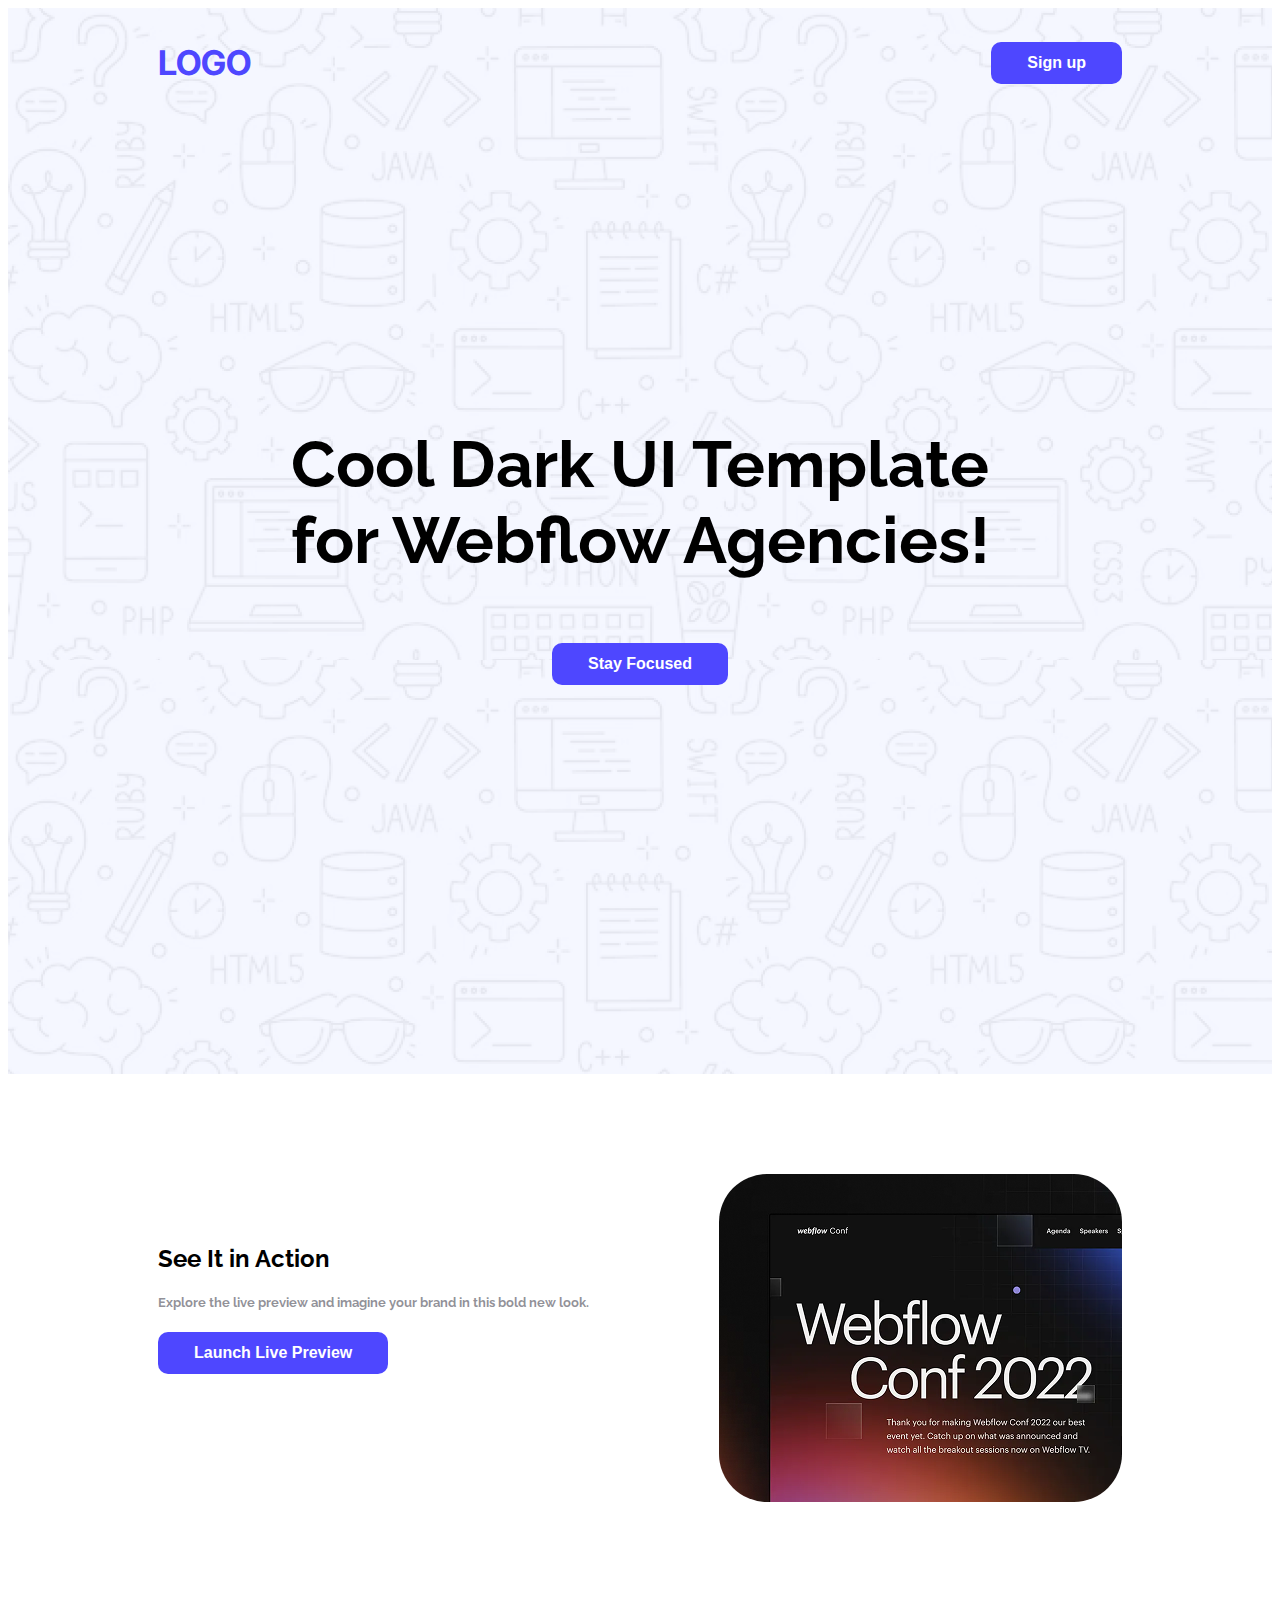
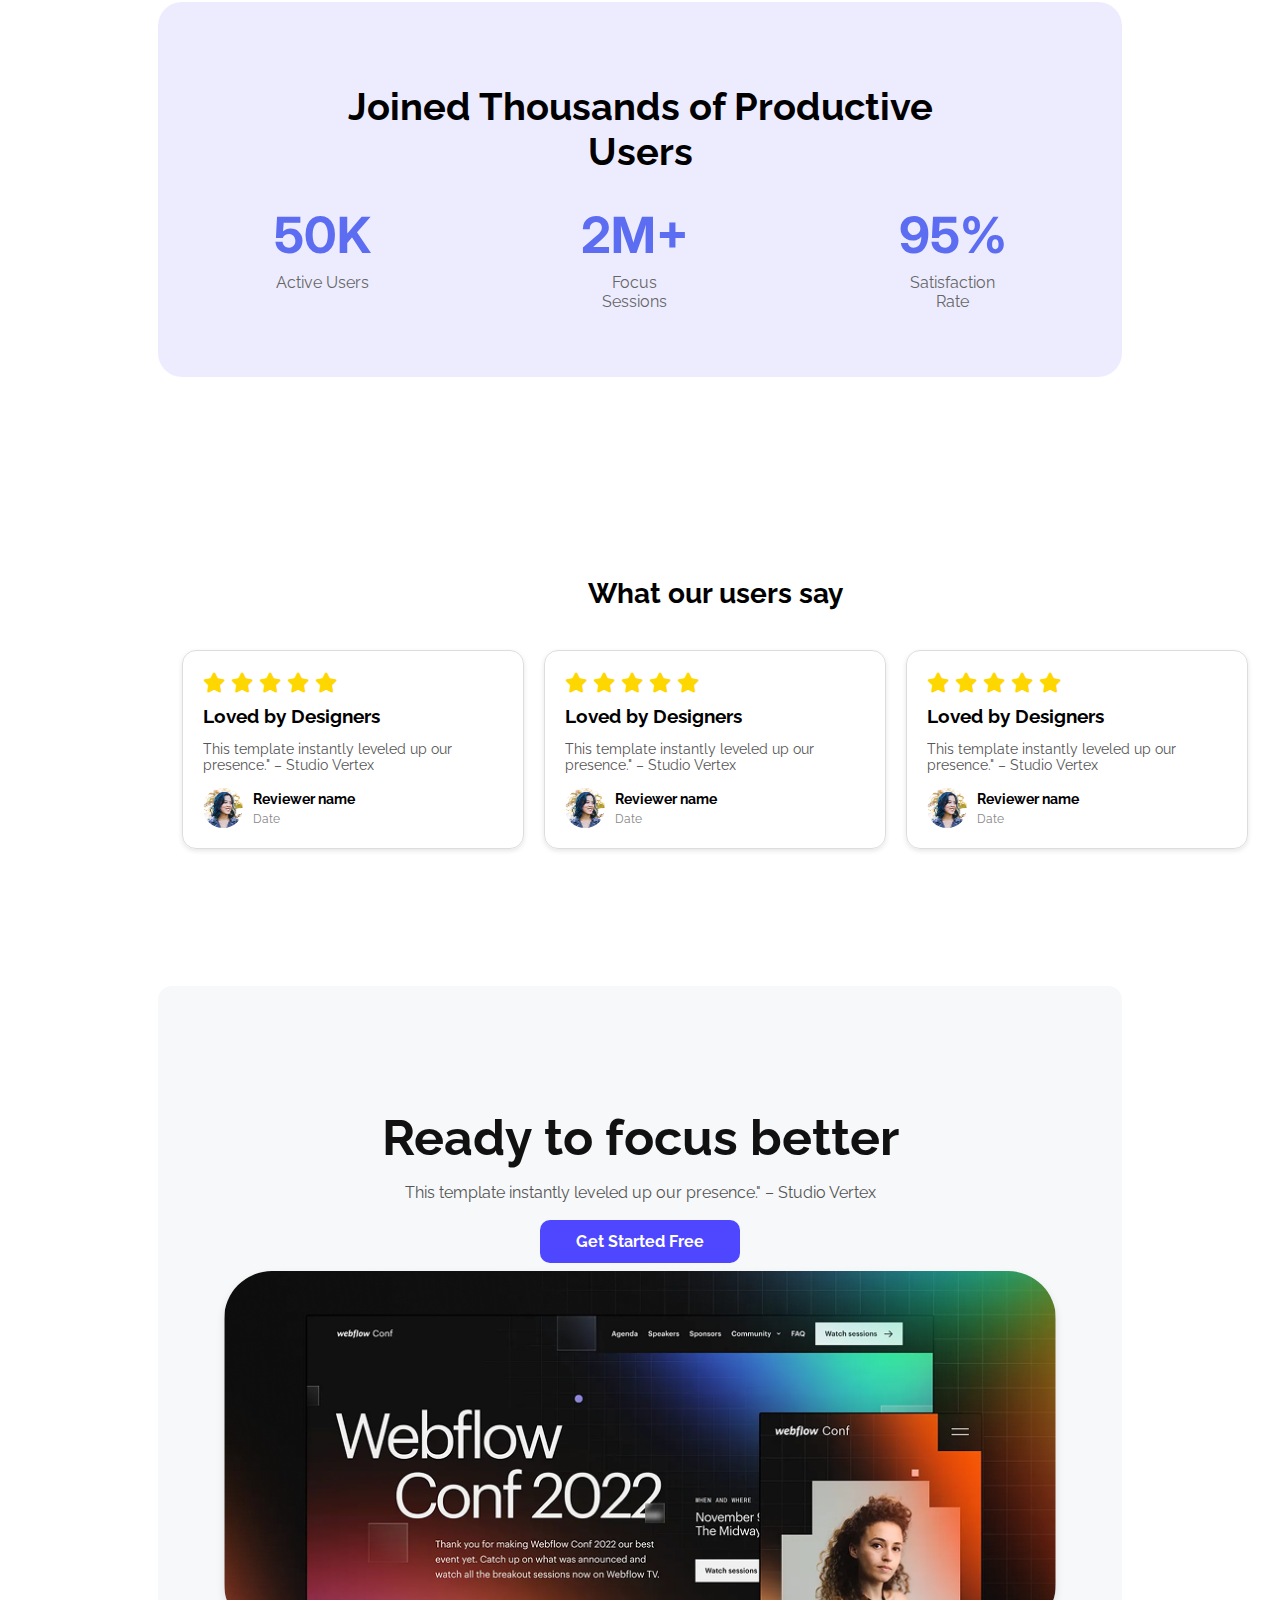
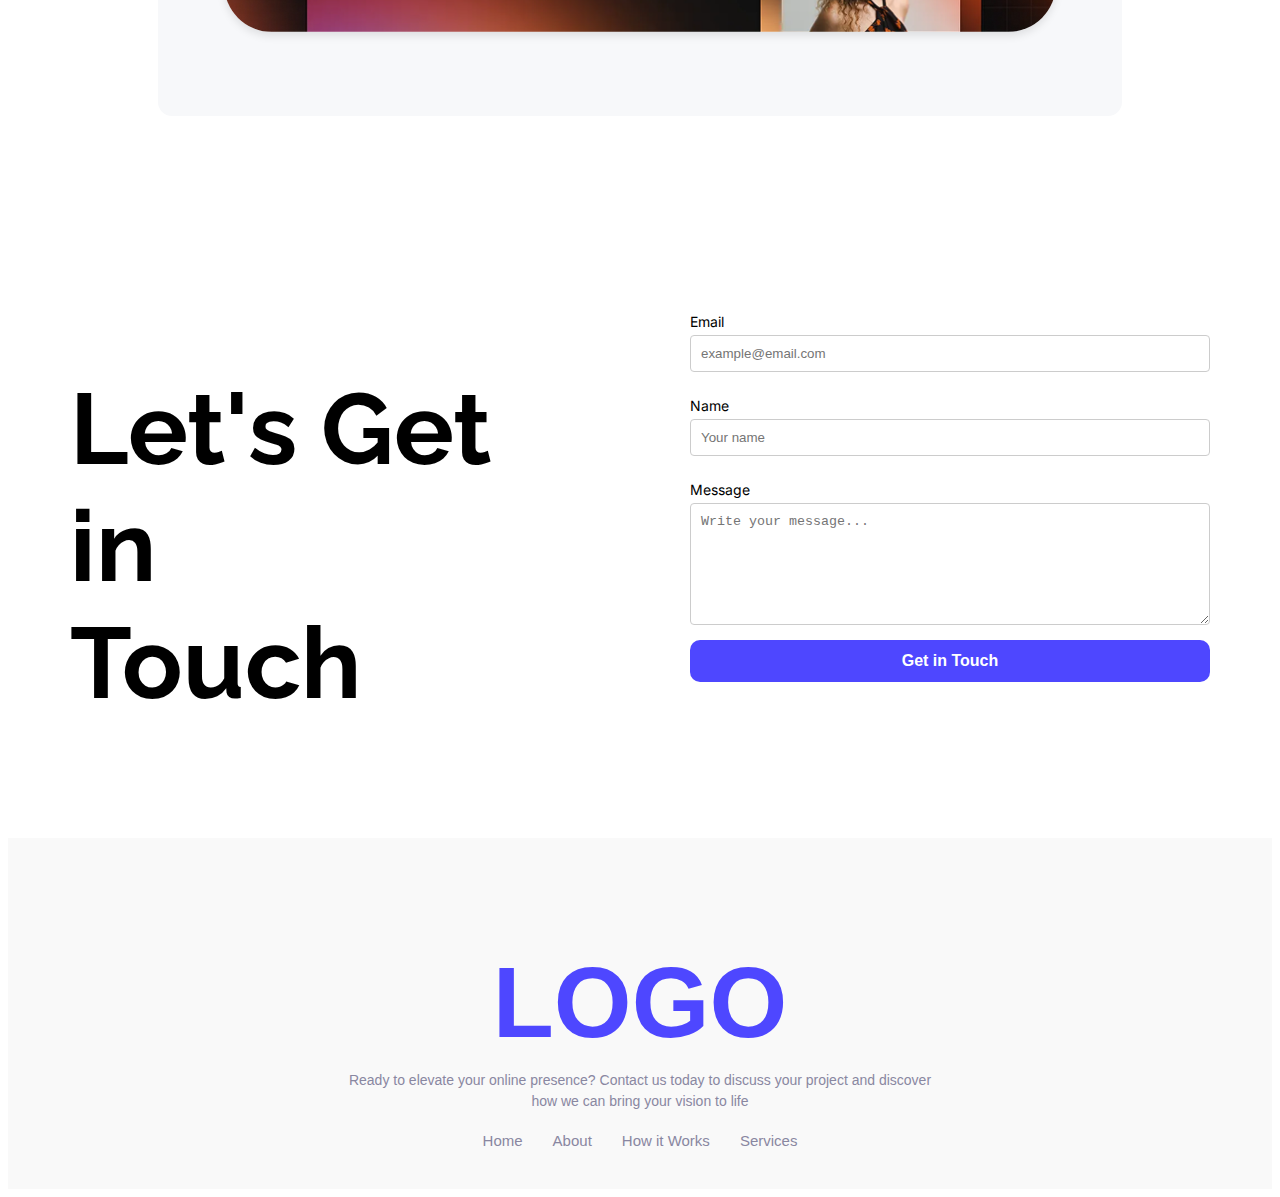
<file: index.html>
<!DOCTYPE html>
<html lang="en">
<head>
    <meta charset="UTF-8">
    <meta name="viewport" content="width=device-width, initial-scale=1.0">
    <link rel="stylesheet" href="https://cdnjs.cloudflare.com/ajax/libs/font-awesome/6.5.0/css/all.min.css">
    <link rel="preconnect" href="https://fonts.googleapis.com">
<link rel="preconnect" href="https://fonts.gstatic.com" crossorigin>
<link href="https://fonts.googleapis.com/css2?family=Inter:ital,opsz,wght@0,14..32,100..900;1,14..32,100..900&family=Raleway:ital,wght@0,100..900;1,100..900&display=swap" rel="stylesheet">
       <link rel="preconnect" href="https://fonts.googleapis.com">
<link rel="preconnect" href="https://fonts.gstatic.com" crossorigin>
<link href="https://fonts.googleapis.com/css2?family=Inter:ital,opsz,wght@0,14..32,100..900;1,14..32,100..900&display=swap" rel="stylesheet">
    <link rel="stylesheet" href="styles/assignment.css">  
    <title>My first assaignment</title>

</head>
<body>
    <header>
        <section class="nav-bg">
            <nav>
                <h3 class="inter-normal">LOGO</h3>
            <li><a href=""><button class="btn-primary">Sign up</button></a></li>
      </nav>
      <div class="banner">
            <h3 class="raleway-normal">Cool Dark UI Template<br>for Webflow Agencies!</h3>
            <button class="btn-primary">Stay Focused</button>
        </div>
        </section>
       <section class="main-action">
            <div class="action">
                <h2 class="action-header">See It in Action</h2>
                <h5 class="action-description">Explore the live preview and imagine your brand in this bold new look.</h5>
                <a href=""><button class="action-btn">Launch Live Preview</button></a>
                
            </div>
            <img src="Images/wc-mini.png" alt="" class="wc-image">
    </section>

    </header>
    <main>
        <div class="stats-section">
  <h2>Joined Thousands of Productive Users</h2>
  
  <div class="stats">
    <div class="stat-item">
      <h3 class="stat-subtitle">50K</h3>
      <p>Active Users</p>
    </div>
    <div class="stat-item">
      <h3 class="stat-subtitle">2M+</h3>
      <p>Focus Sessions</p>
    </div>
    <div class="stat-item">
      <h3 class="stat-subtitle">95%</h3>
      <p>Satisfaction Rate</p>
    </div>
  </div>
</div>
<section class="testimonials">
  <h2 class="testimonial-title">What our users say</h2>

  <div class="testimonial-container">
    
    <div class="testimonial-card">
      <div class="stars">
        <i class="fas fa-star"></i>
        <i class="fas fa-star"></i>
        <i class="fas fa-star"></i>
        <i class="fas fa-star"></i>
        <i class="fas fa-star"></i>
      </div>
      <h3>Loved by Designers</h3>
      <p>This template instantly leveled up our presence." – Studio Vertex</p>
      <div class="reviewer">
        <img src="Images/avatar.png" alt="Reviewer">
        <div>
          <strong>Reviewer name</strong><br>
          <small>Date</small>
        </div>
      </div>
    </div>

    <div class="testimonial-card">
      <div class="stars">
        <i class="fas fa-star"></i>
        <i class="fas fa-star"></i>
        <i class="fas fa-star"></i>
        <i class="fas fa-star"></i>
        <i class="fas fa-star"></i>
      </div>
      <h3>Loved by Designers</h3>
      <p>This template instantly leveled up our presence." – Studio Vertex</p>
      <div class="reviewer">
        <img src="Images/avatar.png" alt="Reviewer">
        <div>
          <strong>Reviewer name</strong><br>
          <small>Date</small>
        </div>
      </div>
    </div>

    <div class="testimonial-card">
      <div class="stars">
        <i class="fas fa-star"></i>
        <i class="fas fa-star"></i>
        <i class="fas fa-star"></i>
        <i class="fas fa-star"></i>
        <i class="fas fa-star"></i>
      </div>
      <h3>Loved by Designers</h3>
      <p>This template instantly leveled up our presence." – Studio Vertex</p>
      <div class="reviewer">
        <img src="Images/avatar.png" alt="Reviewer">
        <div>
          <strong>Reviewer name</strong><br>
          <small>Date</small>
        </div>
      </div>
    </div>

  </div>
</section>
<section class="focus-section">
  <h2>Ready to focus better</h2>
  <p class="subtitle">This template instantly leveled up our presence." – Studio Vertex</p>
  
  <a href="" class="btn-primary">Get Started Free</a>

  <div class="image-container">
    <img src="Images/wc-big.png" alt="Webflow Conference">
  </div>
</section>
<section>
  <div class="container">
    <div class="left">
      <h1>Let's Get in<br>Touch</h1>
    </div>
    <div class="right">
      <form>
        <label for="email">Email</label>
        <input type="email" id="email" placeholder="example@email.com">

        <label for="name">Name</label>
        <input type="text" id="name" placeholder="Your name">

        <label for="message">Message</label>
        <textarea id="message" placeholder="Write your message..."></textarea>

        <button class="submit">Get in Touch</button>
      </form>
    </div>
  </div>

</section>
    </main>
    <footer class="footer">
        <h1 class="logo">LOGO</h1>
  <p class="tagline">
    Ready to elevate your online presence? Contact us today to discuss your project and discover how we can bring your vision to life
  </p>
  <div class="footer-links">
    <a href="home.html">Home</a>
    <a href="about.html">About</a>
    <a href="how it work.html">How it Works</a>
    <a href="service.html">Services</a>
  </div>

    </footer>
</body>
</html>
</file>
<file: styles/assignment.css>
.inter-normal,.stat-subtitle{
  font-family: "Inter", sans-serif;
  font-optical-sizing: auto;
  font-style: normal;
  font-size: 34px;
  color: rgba(78, 71, 255, 1);
}
.btn-primary,.action-btn,.submit{
    background-color: #4E47FF;
    font-weight: bold;
    font-size: 16px;
    color: white;
    padding: 12px 36px;
    border-radius:10px;
    border: none;
}
 
/* Nav styles */
nav{
    display: flex;
    align-items: center;
    justify-content: space-between;
    margin:0px 150px;

}
nav li{
    list-style: none;
}
.banner{
    text-align: center;
    margin: 309px 267.5px 237px 267.5px;
}
.nav-bg{
    background-image:url('../Images/Hero-bg.png');
    width: 100%;
    padding-bottom: 152px;


}

.raleway-normal,.stats-section {
  font-family: "Raleway", sans-serif;
  font-optical-sizing: auto;
  font-style: normal;
  font-size: 65px;
}
.action{
     font-family: "Raleway", sans-serif;
  font-optical-sizing: auto;
  font-style: normal;
  margin-top: 50px;


}
.main-action{
    display: flex;
    justify-content: space-between;
    margin: 100px 150px;
}
.action-header{
    font-weight: 42px;
}
.wc-image{
    border-radius:48px ;
}
.action-description{
    font-weight:24px;
    color: rgba(37, 36, 50, 0.5);
}
.stats-section {
  text-align: center;
  margin: 50px 150px;
  border-radius: 24px;
  padding:50px 142px ;
  background-color: rgba(78, 71, 255, 0.1);
}

.stats {
  display: flex;
  justify-content: center;
  gap: 210px;
  margin-top: 20px;
}

.stat-item h3 {
  font-size: 50px;
  color: #5C6DF2;
  margin: 0;
}

.stat-item p {
  font-size: 16px;
  color: #666;
  margin-top: 8px;
}
.stats-section h2{
    font-size:38px;
    font-weight: bold;
}
.testimonial-title{
  font-size: 42px;
}



.testimonials h2 {
  margin-bottom: 40px;
  font-size: 28px;
}

.testimonial-container {
  display: flex;
  justify-content: center;
  gap:20px;
  flex-wrap: wrap;
}

.testimonial-card {
  width: 300px;
  padding: 20px;
  border: 1px solid #ddd;
  border-radius: 14px;
  text-align: left;
  box-shadow: 0 2px 5px rgba(0,0,0,0.1);
}

.stars {
  color: #FFD700;
  font-size: 20px;
  margin-bottom: 10px;
}

.testimonial-card h3 {
  margin: 10px 0;
}

.testimonial-card p {
  color: #555;
  font-size: 14px;
}

.reviewer {
  display: flex;
  align-items: center;
  margin-top: 15px;
}

.reviewer img {
  width: 40px;
  height: 40px;
  border-radius: 50%;
  margin-right: 10px;
}

.reviewer strong {
  font-size: 14px;
}

.reviewer small {
  color: #888;
  font-size: 12px;
}
.testimonials{
      font-family: "Raleway", sans-serif;
  font-optical-sizing: auto;
  font-style: normal;
  margin-top: 200px;
  margin-left: 150px;
  text-align: center;
}
.focus-section a{
  text-decoration: none;
}
/*Section Styling */
.focus-section{
   font-family: "Raleway", sans-serif;
  font-optical-sizing: auto;
  font-style: normal;
  background-color: #f7f8fa;
  padding: 80px 20px;
  margin: 137px 150px;
  border-radius: 14px;
  text-align: center;
}

.focus-section h2 {
  font-size: 50px;
  font-weight: bold;
  margin-bottom: 15px;
  color: #111;
}

.focus-section .subtitle {
  font-size: 16px;
  color: #555;
  margin-bottom: 30px;
}

.focus-section .btn:hover {
  background-color: #4752c4;
}

/* Image Styling */
.image-container img {
  max-width: 90%;
  border-radius: 48px;
  margin-top: 20px;
  box-shadow: 0 4px 8px rgba(0,0,0,0.1);
}
.container {
  display: flex;
  justify-content: space-between;
  max-width: 1140px;
  width: 100%;
  margin: auto;
  border: none;
  padding:50px;
  gap:100px;

}

.left {
  flex: 1;
  display: flex;
  text-align: left;
  font-size: 50px;
  font-weight: bold;
}

.right {
  flex: 1;
}

form {
  display: flex;
  flex-direction: column;
}

form label {
  margin: 10px 0 5px;
  font-size: 14px;
}

form input,
form textarea {
  padding: 10px;
  margin-bottom: 15px;
  border: 1px solid #ccc;
  border-radius: 4px;
}

form textarea {
  height: 100px;
  resize: vertical;
}

form button:hover {
  background-color: #3b4fd0;
}
.left{
    font-family: "Raleway", sans-serif;
  font-optical-sizing: auto;
  font-style: normal;
}
.right{
  font-family: "Inter", sans-serif;
  font-optical-sizing: auto;
  font-style: normal;
}
.footer {
  text-align: center;
  padding: 40px 20px;
  background-color: #f9f9f9;
  font-family: Arial, sans-serif;
}

.footer .logo {
  font-size: 100px;
  font-weight: bold;
  color:rgba(78, 71, 255, 1);
  margin-bottom: 10px;
}

.footer .tagline {
  font-size: 14px;
  color:rgba(137, 135, 161, 1);
  max-width: 600px;
  margin: 0 auto 20px auto;
  line-height:1.5;
}

.footer-links {
  display: flex;
  justify-content: center;
  gap: 30px;
  flex-wrap: wrap;
}

.footer-links a {
  text-decoration: none;
    color:rgba(137, 135, 161, 1);
  font-size: 15px;
  transition: color 0.3s;
}

.footer-links a:hover {
  color:rgba(78, 71, 255, 1);
}
</file>
